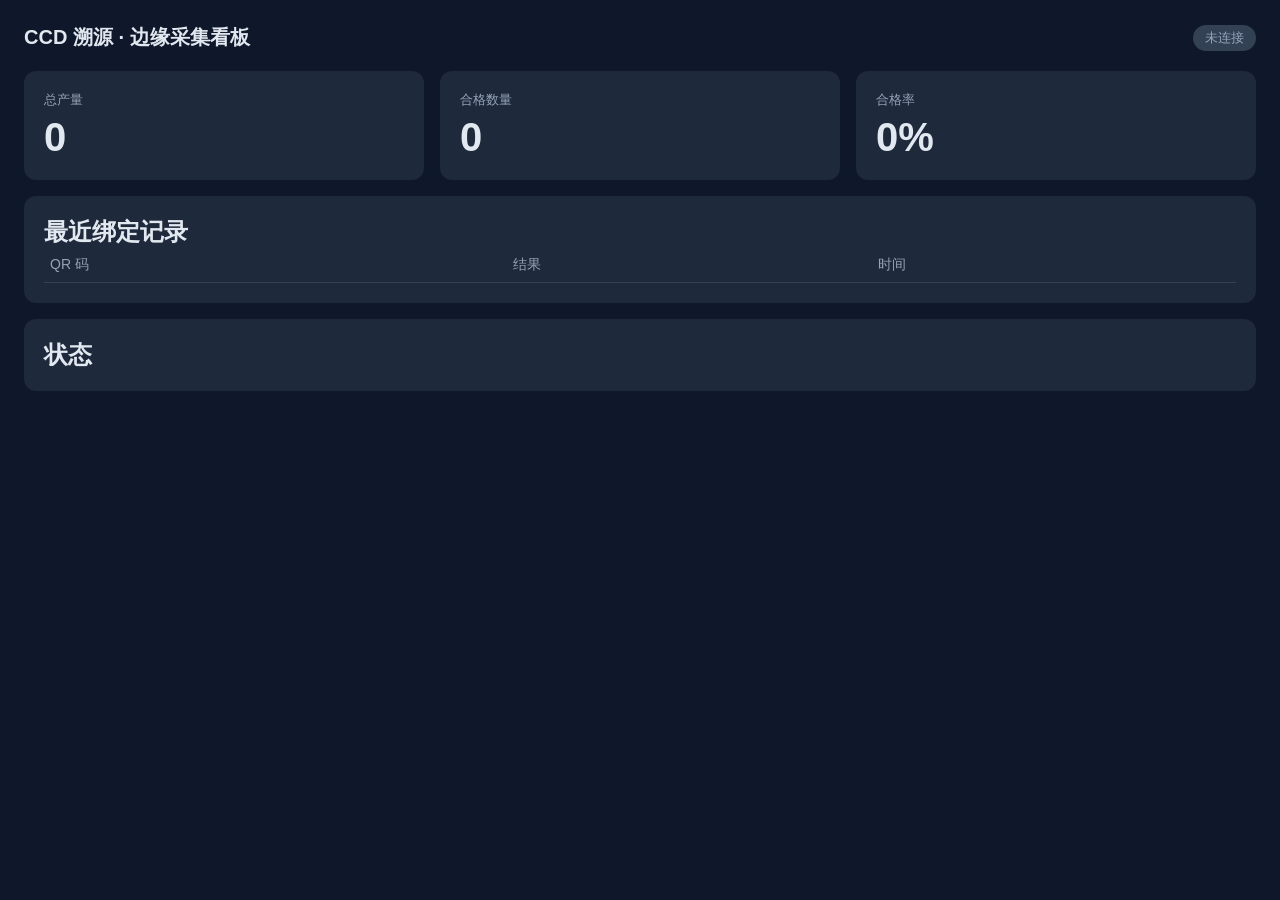
<file: CCD溯源系统/src/CCDTrace.Edge/Dashboard/index.html>
<!DOCTYPE html>
<html lang="zh-CN">
<head>
  <meta charset="utf-8" />
  <meta name="viewport" content="width=device-width, initial-scale=1" />
  <title>CCD 溯源 · 边缘看板</title>
  <link rel="stylesheet" href="app.css" />
</head>
<body>
  <header class="topbar">
    <h1>CCD 溯源 · 边缘采集看板</h1>
    <span id="conn" class="pill">未连接</span>
  </header>

  <main class="grid">
    <section class="card kpi">
      <p class="kpi-label">总产量</p>
      <p id="total" class="kpi-value">0</p>
    </section>
    <section class="card kpi">
      <p class="kpi-label">合格数量</p>
      <p id="ok" class="kpi-value">0</p>
    </section>
    <section class="card kpi">
      <p class="kpi-label">合格率</p>
      <p id="rate" class="kpi-value">0%</p>
    </section>

    <section class="card wide">
      <h2>最近绑定记录</h2>
      <table>
        <thead><tr><th>QR 码</th><th>结果</th><th>时间</th></tr></thead>
        <tbody id="records"></tbody>
      </table>
    </section>

    <section class="card wide">
      <h2>状态</h2>
      <ul id="status"></ul>
    </section>
  </main>

  <script src="app.js"></script>
</body>
</html>
</file>
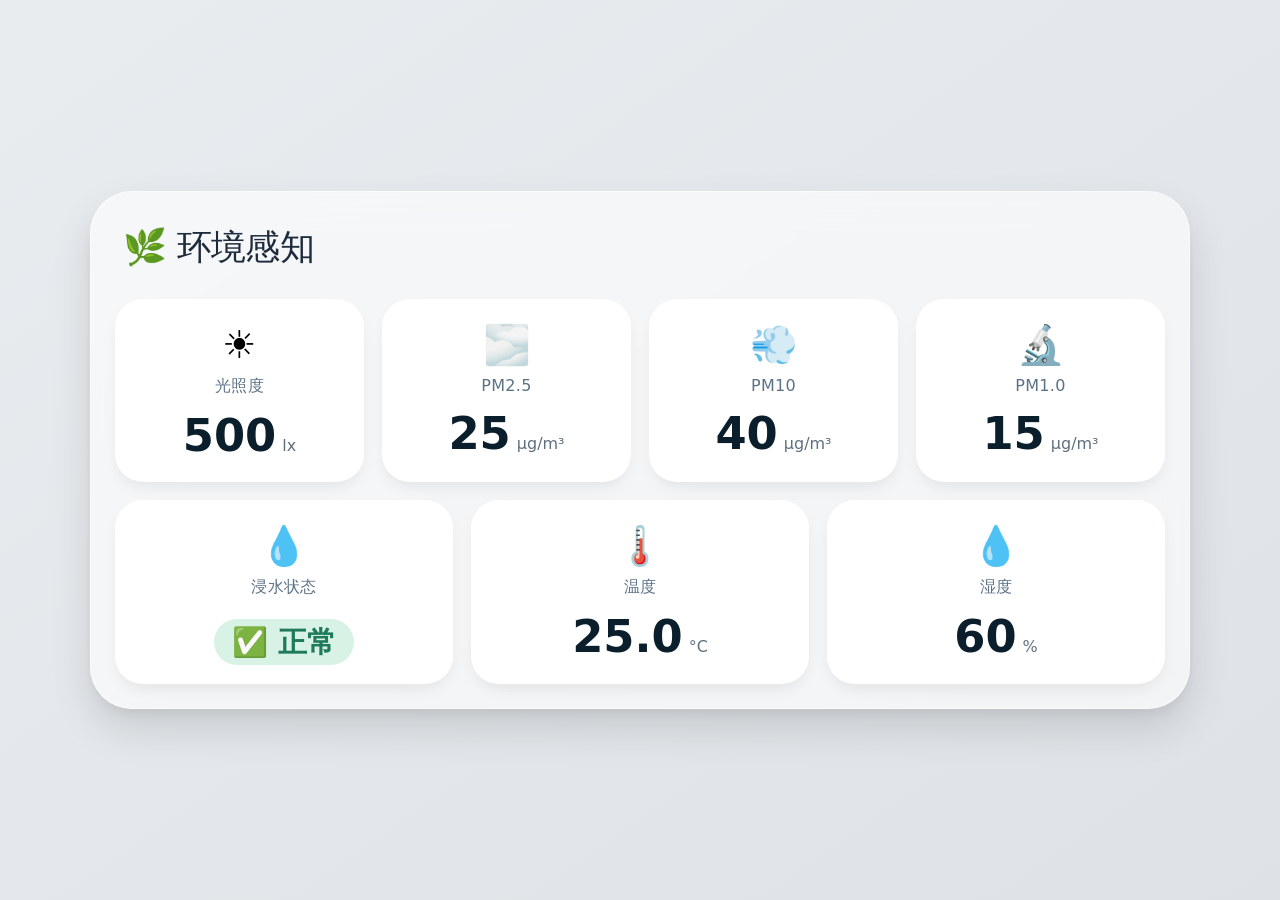
<file: 工件计数服务器/templates/sensor_simulator.html>
<!DOCTYPE html>
<html lang="zh">
<head>
  <meta charset="UTF-8">
  <meta name="viewport" content="width=device-width, initial-scale=1.0, maximum-scale=1.5, user-scalable=yes">
  <title>环境传感器 · 模拟面板</title>
  <style>
    * {
      margin: 0;
      padding: 0;
      box-sizing: border-box;
      font-family: system-ui, 'Segoe UI', 'Roboto', 'Helvetica Neue', sans-serif;
    }

    body {
      background: linear-gradient(145deg, #e9ecef 0%, #dee2e6 100%);
      min-height: 100vh;
      display: flex;
      align-items: center;
      justify-content: center;
      padding: 20px;
    }

    .dashboard {
      max-width: 1100px;
      width: 100%;
      background: rgba(255, 255, 255, 0.6);
      backdrop-filter: blur(16px);
      -webkit-backdrop-filter: blur(16px);
      border-radius: 42px;
      box-shadow: 0 20px 40px rgba(0, 0, 0, 0.12), 0 6px 12px rgba(0, 0, 0, 0.05);
      padding: 32px 24px 24px;
      border: 1px solid rgba(255, 255, 255, 0.5);
      transition: all 0.2s;
    }

    h1 {
      font-weight: 500;
      font-size: 2.2rem;
      letter-spacing: -0.02em;
      color: #1e2b3c;
      margin-bottom: 28px;
      display: flex;
      align-items: center;
      gap: 8px;
      padding: 0 8px;
    }

    /* 复用网格样式，增加行间距 */
    .sensor-grid {
      display: grid;
      grid-template-columns: repeat(auto-fit, minmax(160px, 1fr));
      gap: 18px;
      margin-bottom: 18px; /* 两行之间的间距 */
    }
    /* 最后一行去掉底部间距 */
    .sensor-grid:last-child {
      margin-bottom: 0;
    }

    .sensor-card {
      background: white;
      border-radius: 28px;
      padding: 22px 12px 18px;
      box-shadow: 0 8px 18px -6px rgba(0, 0, 0, 0.1), inset 0 0 0 1px rgba(255, 255, 255, 0.9);
      transition: transform 0.15s, box-shadow 0.2s;
      text-align: center;
      backdrop-filter: blur(4px);
      border: 1px solid rgba(255, 255, 255, 0.7);
    }

    .sensor-card:hover {
      transform: translateY(-3px);
      box-shadow: 0 18px 28px -10px rgba(0, 20, 40, 0.2), inset 0 0 0 1px white;
    }

    .sensor-icon {
      font-size: 2.4rem;
      margin-bottom: 8px;
      line-height: 1.2;
    }

    .sensor-name {
      font-weight: 500;
      color: #334e68;
      letter-spacing: 0.3px;
      font-size: 1rem;
      text-transform: uppercase;
      margin-bottom: 12px;
      opacity: 0.8;
    }

    .sensor-value {
      font-size: 2.8rem;
      font-weight: 600;
      color: #0b1e2c;
      line-height: 1.2;
      display: flex;
      align-items: baseline;
      justify-content: center;
      gap: 4px;
    }

    .unit {
      font-size: 1rem;
      font-weight: 400;
      color: #5e707e;
      margin-left: 2px;
    }

    .water-state {
      font-size: 1.8rem;
      font-weight: 600;
      display: inline-block;
      padding: 6px 18px;
      border-radius: 60px;
      background: #eef2f6;
      margin-top: 4px;
    }

    .water-normal {
      color: #1f7a5c;
      background: #d8f3e5;
    }

    .water-alarm {
      color: #b13e3e;
      background: #ffe6e6;
    }

    /* 移动端优化 */
    @media (max-width: 550px) {
      .dashboard {
        padding: 24px 16px 16px;
        border-radius: 32px;
      }
      h1 {
        font-size: 1.9rem;
        margin-bottom: 20px;
      }
      .sensor-value {
        font-size: 2.4rem;
      }
      .water-state {
        font-size: 1.5rem;
      }
      .sensor-card {
        padding: 18px 8px 14px;
      }
    }

    @media (max-width: 380px) {
      .sensor-grid {
        grid-template-columns: 1fr 1fr;
      }
    }
  </style>
</head>
<body>
<div class="dashboard">
  <h1>🌿 环境感知</h1>

  <!-- 第一排传感器：光照度、PM2.5、PM10、PM1 -->
  <div class="sensor-grid">
    <!-- 光照度 -->
    <div class="sensor-card">
      <div class="sensor-icon">☀️</div>
      <div class="sensor-name">光照度</div>
      <div class="sensor-value">
        <span id="lightVal">500</span><span class="unit">lx</span>
      </div>
    </div>
    <!-- PM2.5 -->
    <div class="sensor-card">
      <div class="sensor-icon">🌫️</div>
      <div class="sensor-name">PM2.5</div>
      <div class="sensor-value">
        <span id="pm25Val">25</span><span class="unit">µg/m³</span>
      </div>
    </div>
    <!-- PM10 -->
    <div class="sensor-card">
      <div class="sensor-icon">💨</div>
      <div class="sensor-name">PM10</div>
      <div class="sensor-value">
        <span id="pm10Val">40</span><span class="unit">µg/m³</span>
      </div>
    </div>
    <!-- PM1 -->
    <div class="sensor-card">
      <div class="sensor-icon">🔬</div>
      <div class="sensor-name">PM1.0</div>
      <div class="sensor-value">
        <span id="pm1Val">15</span><span class="unit">µg/m³</span>
      </div>
    </div>
  </div>

  <!-- 第二排传感器：水浸状态、温度、湿度 -->
  <div class="sensor-grid">
    <!-- 浸水状态 -->
    <div class="sensor-card">
      <div class="sensor-icon">💧</div>
      <div class="sensor-name">浸水状态</div>
      <div class="sensor-value" style="display: block;">
        <span id="waterStateDisplay" class="water-state water-normal">正常</span>
      </div>
    </div>
    <!-- 温度 -->
    <div class="sensor-card">
      <div class="sensor-icon">🌡️</div>
      <div class="sensor-name">温度</div>
      <div class="sensor-value">
        <span id="tempVal">25.0</span><span class="unit">°C</span>
      </div>
    </div>
    <!-- 湿度 -->
    <div class="sensor-card">
      <div class="sensor-icon">💧</div>
      <div class="sensor-name">湿度</div>
      <div class="sensor-value">
        <span id="humVal">60</span><span class="unit">%</span>
      </div>
    </div>
  </div>
</div>

<script>
  (function(){
    "use strict";

    // ---------- 传感器状态 (初始值) ----------
    const sensors = {
      light: 500,        // 光照度 lx
      pm25: 25,          // PM2.5
      pm10: 40,          // PM10
      pm1: 15,           // PM1
      water: 0,          // 0 = 正常, 1 = 浸水
      temperature: 25.0, // °C
      humidity: 60       // %
    };

    // DOM 元素
    const lightEl = document.getElementById('lightVal');
    const pm25El = document.getElementById('pm25Val');
    const pm10El = document.getElementById('pm10Val');
    const pm1El = document.getElementById('pm1Val');
    const waterDisplayEl = document.getElementById('waterStateDisplay');
    const tempEl = document.getElementById('tempVal');
    const humEl = document.getElementById('humVal');

    // 更新间隔 (30秒)
    const UPDATE_INTERVAL = 30;
    let sensorTimer = null;

    // ---------- 辅助函数：钳位 & 格式化 ----------
    function clamp(value, min, max) {
      return Math.min(max, Math.max(min, value));
    }

    // 保证 PM1 ≤ PM2.5 ≤ PM10 (同时非负)
    function enforcePmOrder() {
      sensors.pm10 = Math.max(0, sensors.pm10);
      sensors.pm25 = Math.max(0, sensors.pm25);
      sensors.pm1 = Math.max(0, sensors.pm1);

      if (sensors.pm25 > sensors.pm10) {
        sensors.pm25 = Math.max(0, sensors.pm10 * 0.92);
      }
      if (sensors.pm1 > sensors.pm25) {
        sensors.pm1 = Math.max(0, sensors.pm25 * 0.85);
      }
      if (sensors.pm1 > sensors.pm25) sensors.pm1 = sensors.pm25 * 0.9;
      if (sensors.pm25 > sensors.pm10) sensors.pm25 = sensors.pm10 * 0.95;

      sensors.pm10 = Math.round(sensors.pm10);
      sensors.pm25 = Math.round(sensors.pm25);
      sensors.pm1 = Math.round(sensors.pm1);
    }

    // 刷新界面
    function updateUI() {
      lightEl.textContent = Math.round(sensors.light);
      pm25El.textContent = sensors.pm25;
      pm10El.textContent = sensors.pm10;
      pm1El.textContent = sensors.pm1;
      tempEl.textContent = sensors.temperature.toFixed(1);
      humEl.textContent = Math.round(sensors.humidity);

      if (sensors.water === 1) {
        waterDisplayEl.textContent = '⚠️ 浸水';
        waterDisplayEl.className = 'water-state water-alarm';
      } else {
        waterDisplayEl.textContent = '✅ 正常';
        waterDisplayEl.className = 'water-state water-normal';
      }
    }

    // ---------- 核心：传感器数据更新 (每30秒调用) ----------
    function updateSensorData() {
      // 光照度 ±10
      let lightDelta = (Math.random() * 20) - 10;
      sensors.light = clamp(sensors.light + lightDelta, 0, 20000);

      // PM 系列 ±10
      let pm25Delta = (Math.random() * 20) - 10;
      let pm10Delta = (Math.random() * 20) - 10;
      let pm1Delta = (Math.random() * 20) - 10;

      sensors.pm25 = sensors.pm25 + pm25Delta;
      sensors.pm10 = sensors.pm10 + pm10Delta;
      sensors.pm1 = sensors.pm1 + pm1Delta;

      // 温度 ±5
      let tempDelta = (Math.random() * 10) - 5;
      sensors.temperature = clamp(sensors.temperature + tempDelta, -10, 32);

      // 湿度 ±10
      let humDelta = (Math.random() * 20) - 10;
      sensors.humidity = clamp(sensors.humidity + humDelta, 0, 100);

      // 浸水状态随机切换
      sensors.water = Math.random() < 0.5 ? 0 : 1;

      // 调整PM顺序
      enforcePmOrder();

      sensors.light = Math.round(sensors.light);
      sensors.humidity = Math.round(sensors.humidity);

      updateUI();
    }

    // ---------- 初始化 ----------
    function init() {
      enforcePmOrder();
      updateUI();

      if (sensorTimer) clearInterval(sensorTimer);
      sensorTimer = setInterval(() => {
        updateSensorData();
      }, UPDATE_INTERVAL * 1000);
    }

    // 清理定时器
    window.addEventListener('beforeunload', function() {
      if (sensorTimer) clearInterval(sensorTimer);
    });

    init();
  })();
</script>
</body>
</html>
</file>
<file: CCD溯源系统/src/CCDTrace.Edge/Dashboard/app.css>
:root {
  --bg: #0f172a;
  --card: #1e293b;
  --ink: #e2e8f0;
  --muted: #94a3b8;
  --accent: #22d3ee;
  --ok: #22c55e;
  --ng: #ef4444;
  font-family: "Segoe UI", "Microsoft YaHei", sans-serif;
}
* { box-sizing: border-box; margin: 0; }
body { background: var(--bg); color: var(--ink); padding: 24px; }
.topbar { display: flex; justify-content: space-between; align-items: center; margin-bottom: 20px; }
h1 { font-size: 20px; font-weight: 600; }
.pill { padding: 4px 12px; border-radius: 999px; background: #334155; color: var(--muted); font-size: 13px; }
.pill.on { background: #134e4a; color: var(--accent); }
.grid { display: grid; grid-template-columns: repeat(3, 1fr); gap: 16px; }
.card { background: var(--card); border-radius: 12px; padding: 20px; }
.card.wide { grid-column: span 3; }
.kpi-label { color: var(--muted); font-size: 13px; }
.kpi-value { font-size: 40px; font-weight: 700; margin-top: 6px; font-variant-numeric: tabular-nums; }
table { width: 100%; border-collapse: collapse; font-size: 14px; }
th, td { text-align: left; padding: 8px 6px; border-bottom: 1px solid #334155; }
th { color: var(--muted); font-weight: 500; }
.tag { padding: 2px 10px; border-radius: 6px; font-weight: 600; }
.tag.ok { background: #14532d; color: var(--ok); }
.tag.ng { background: #7f1d1d; color: var(--ng); }
ul { list-style: none; }
li { padding: 6px 0; color: var(--muted); font-size: 14px; border-bottom: 1px solid #334155; }
</file>
